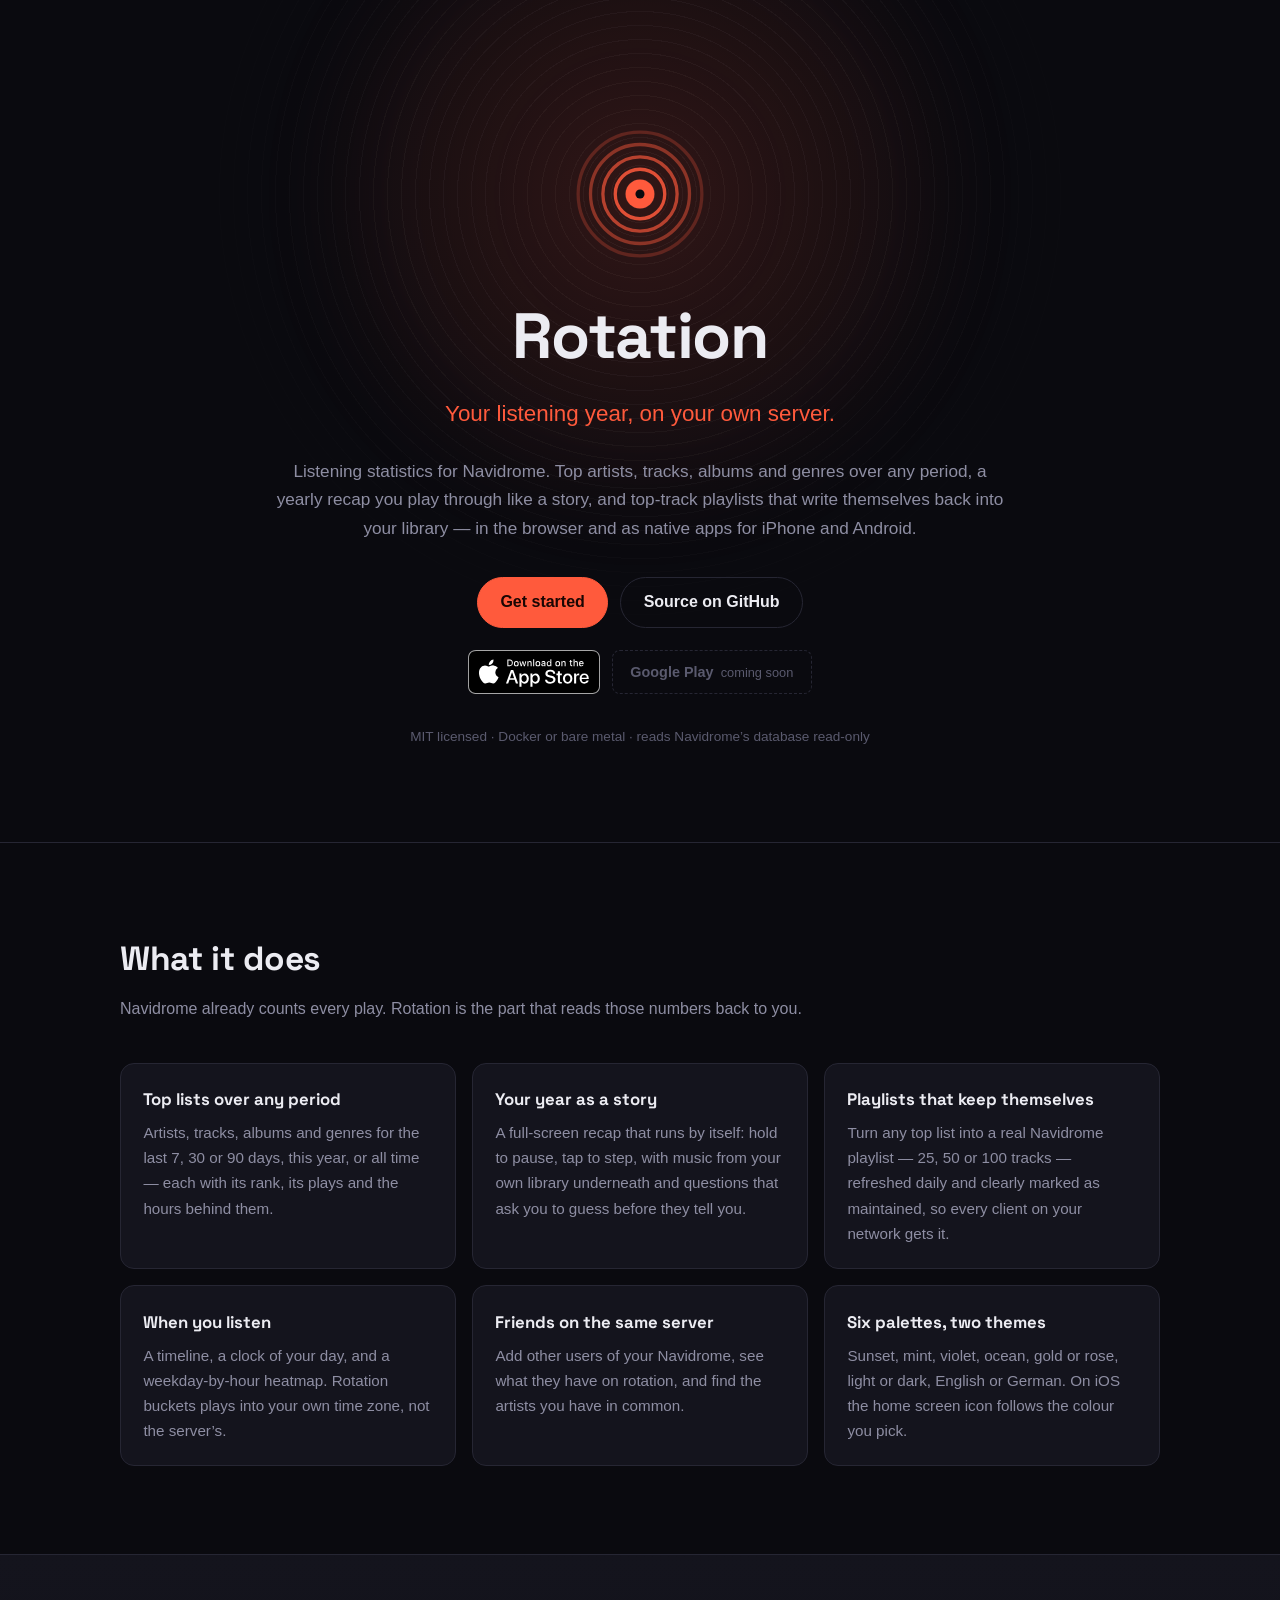
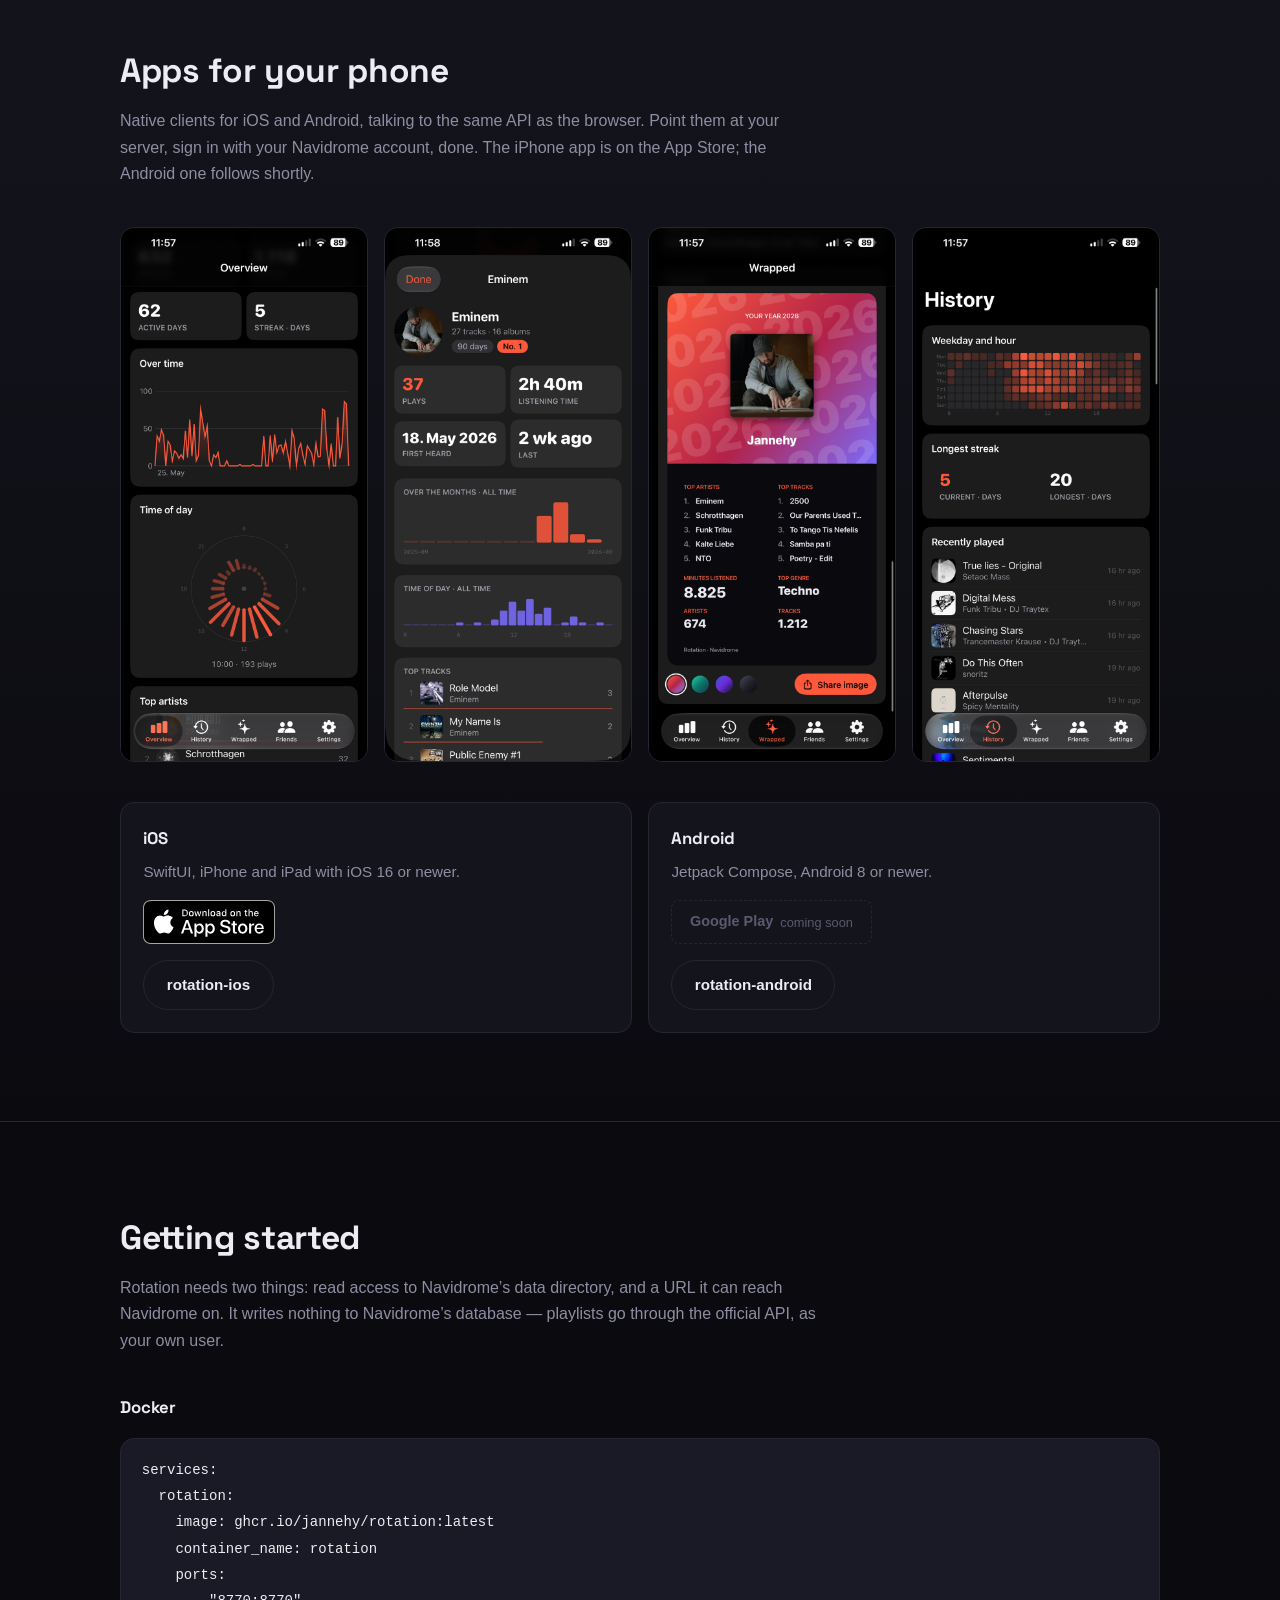
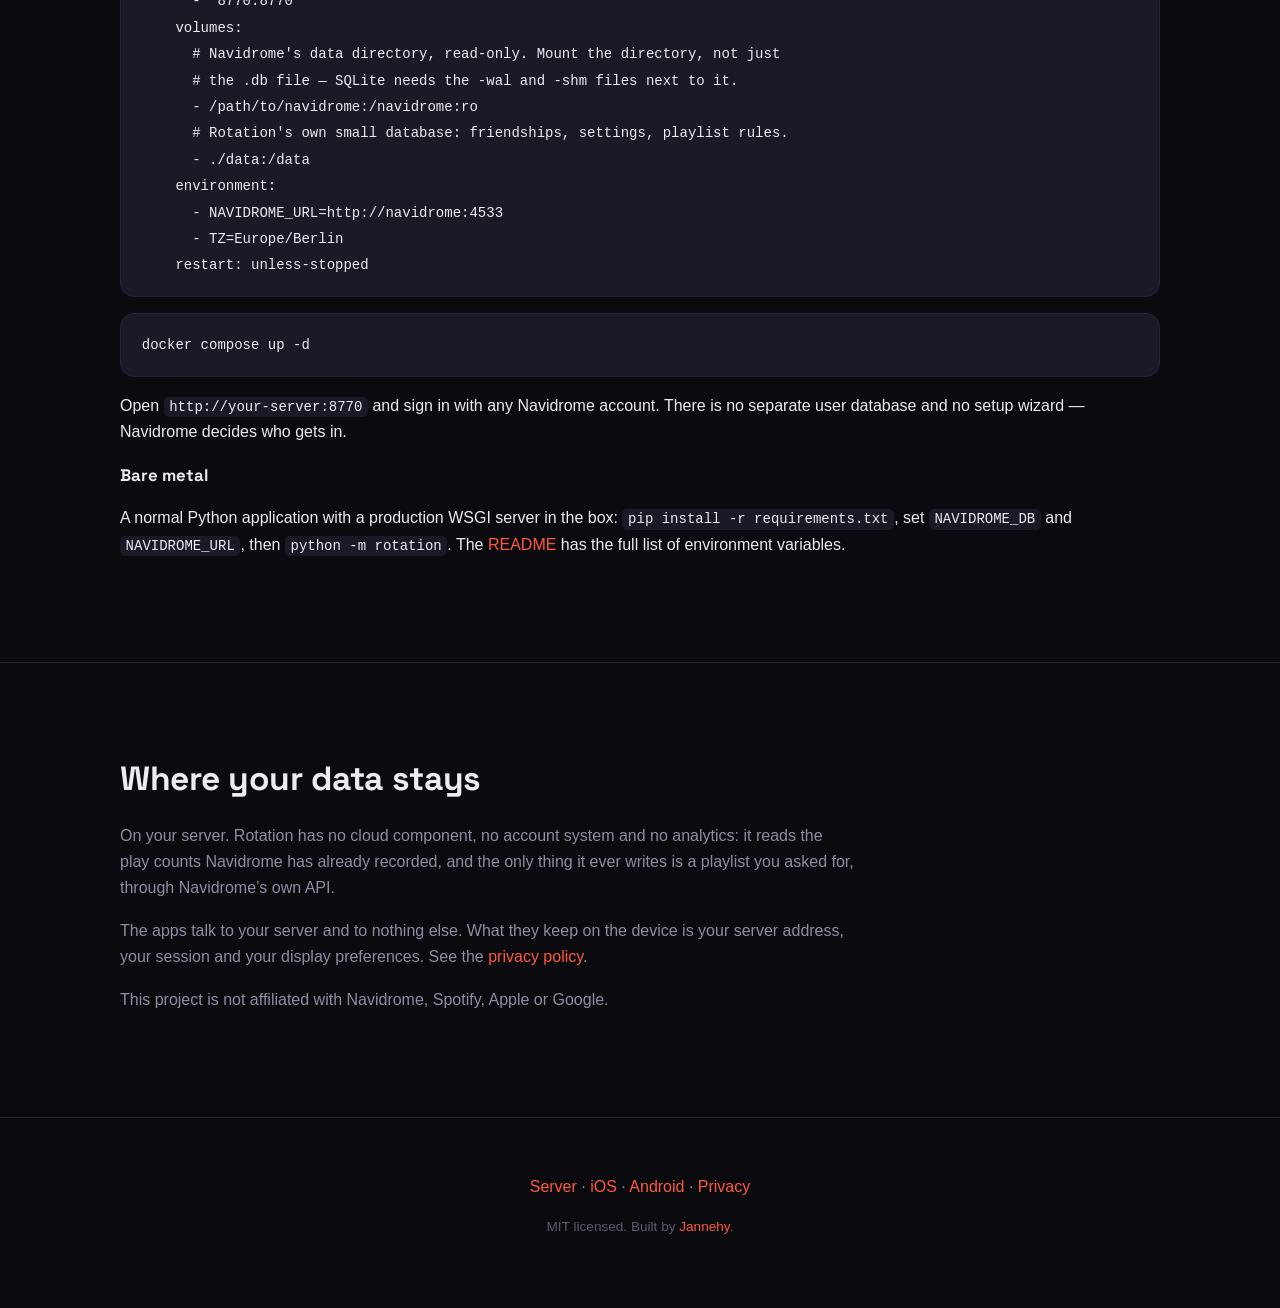
<file: index.html>
<!doctype html>
<html lang="en">
<head>
<meta charset="utf-8">
<meta name="viewport" content="width=device-width, initial-scale=1">
<title>Rotation — your listening year, on your own server</title>
<meta name="description" content="Self-hosted listening statistics for Navidrome: top artists, tracks and albums, a yearly recap you can play through, and top-track playlists written back into your library. Web, iOS and Android.">
<link rel="icon" href="assets/favicon.svg" type="image/svg+xml">
<link rel="apple-touch-icon" href="assets/icon.png">
<link rel="preconnect" href="https://fonts.googleapis.com">
<link rel="preconnect" href="https://fonts.gstatic.com" crossorigin>
<link rel="stylesheet" href="https://fonts.googleapis.com/css2?family=Space+Grotesk:wght@500;700&display=swap">
<link rel="stylesheet" href="style.css">
<meta property="og:title" content="Rotation">
<meta property="og:description" content="Your listening year, on your own server. Statistics and a yearly recap for Navidrome — web, iOS and Android.">
<meta property="og:type" content="website">
<meta property="og:url" content="https://rotationmusic.org/">
<meta property="og:image" content="https://rotationmusic.org/assets/icon.png">
</head>
<body>

<header class="hero">
  <div class="wrap">
    <div class="mark" aria-hidden="true">
      <svg viewBox="0 0 64 64">
        <g fill="none" stroke="currentColor" stroke-width="1.6">
          <circle cx="32" cy="32" r="30" opacity="0.25"/>
          <circle cx="32" cy="32" r="24" opacity="0.45"/>
          <circle cx="32" cy="32" r="18" opacity="0.65"/>
          <circle cx="32" cy="32" r="12" opacity="0.85"/>
        </g>
        <circle cx="32" cy="32" r="7" fill="currentColor"/>
        <circle cx="32" cy="32" r="2.2" fill="#0a0a0f"/>
      </svg>
    </div>
    <h1>Rotation</h1>
    <p class="tagline">Your listening year, on your own server.</p>
    <p class="lede">
      Listening statistics for Navidrome. Top artists, tracks, albums and genres
      over any period, a yearly recap you play through like a story, and
      top-track playlists that write themselves back into your library — in the
      browser and as native apps for iPhone and Android.
    </p>
    <p class="actions">
      <a class="button primary" href="#install">Get started</a>
      <a class="button" href="https://github.com/Jannehy/rotation">Source on GitHub</a>
    </p>
    <p class="stores">
      <a class="store" href="https://apps.apple.com/app/id6804433285">
        <img src="assets/app-store-badge-black.svg" width="120" height="40"
             alt="Download Rotation on the App Store">
      </a>
      <span class="store soon">Google Play <small>coming soon</small></span>
    </p>
    <p class="meta">MIT licensed · Docker or bare metal · reads Navidrome&rsquo;s database read-only</p>
  </div>
</header>

<main>

<section class="section">
  <div class="wrap">
    <h2>What it does</h2>
    <p class="section-lede">
      Navidrome already counts every play. Rotation is the part that reads those
      numbers back to you.
    </p>
    <div class="grid">
      <article>
        <h3>Top lists over any period</h3>
        <p>Artists, tracks, albums and genres for the last 7, 30 or 90 days, this
        year, or all time — each with its rank, its plays and the hours behind
        them.</p>
      </article>
      <article>
        <h3>Your year as a story</h3>
        <p>A full-screen recap that runs by itself: hold to pause, tap to step,
        with music from your own library underneath and questions that ask you to
        guess before they tell you.</p>
      </article>
      <article>
        <h3>Playlists that keep themselves</h3>
        <p>Turn any top list into a real Navidrome playlist — 25, 50 or 100
        tracks — refreshed daily and clearly marked as maintained, so every
        client on your network gets it.</p>
      </article>
      <article>
        <h3>When you listen</h3>
        <p>A timeline, a clock of your day, and a weekday-by-hour heatmap.
        Rotation buckets plays into your own time zone, not the server&rsquo;s.</p>
      </article>
      <article>
        <h3>Friends on the same server</h3>
        <p>Add other users of your Navidrome, see what they have on rotation, and
        find the artists you have in common.</p>
      </article>
      <article>
        <h3>Six palettes, two themes</h3>
        <p>Sunset, mint, violet, ocean, gold or rose, light or dark, English or
        German. On iOS the home screen icon follows the colour you pick.</p>
      </article>
    </div>
  </div>
</section>

<section class="section apps" id="apps">
  <div class="wrap">
    <h2>Apps for your phone</h2>
    <p class="section-lede">
      Native clients for iOS and Android, talking to the same API as the browser.
      Point them at your server, sign in with your Navidrome account, done. The
      iPhone app is on the App Store; the Android one follows shortly.
    </p>

    <div class="shots">
      <img src="assets/screenshots/01-overview.png" alt="The overview with top artists and tracks" loading="lazy">
      <img src="assets/screenshots/02-artist.png" alt="An artist page with its rank and plays" loading="lazy">
      <img src="assets/screenshots/03-wrapped.png" alt="The yearly recap card" loading="lazy">
      <img src="assets/screenshots/04-history.png" alt="The weekday and hour heatmap" loading="lazy">
    </div>

    <div class="grid two">
      <article>
        <h3>iOS</h3>
        <p>SwiftUI, iPhone and iPad with iOS 16 or newer.</p>
        <p class="stores start">
          <a class="store" href="https://apps.apple.com/app/id6804433285">
            <img src="assets/app-store-badge-black.svg" width="120" height="40"
                 alt="Download Rotation on the App Store">
          </a>
        </p>
        <p><a class="button" href="https://github.com/Jannehy/rotation-ios">rotation-ios</a></p>
      </article>
      <article>
        <h3>Android</h3>
        <p>Jetpack Compose, Android 8 or newer.</p>
        <p class="stores start">
          <span class="store soon">Google Play <small>coming soon</small></span>
        </p>
        <p><a class="button" href="https://github.com/Jannehy/rotation-android">rotation-android</a></p>
      </article>
    </div>
  </div>
</section>

<section class="section" id="install">
  <div class="wrap">
    <h2>Getting started</h2>
    <p class="section-lede">
      Rotation needs two things: read access to Navidrome&rsquo;s data directory,
      and a URL it can reach Navidrome on. It writes nothing to Navidrome&rsquo;s
      database — playlists go through the official API, as your own user.
    </p>

    <h3>Docker</h3>
<pre><code>services:
  rotation:
    image: ghcr.io/jannehy/rotation:latest
    container_name: rotation
    ports:
      - "8770:8770"
    volumes:
      # Navidrome's data directory, read-only. Mount the directory, not just
      # the .db file — SQLite needs the -wal and -shm files next to it.
      - /path/to/navidrome:/navidrome:ro
      # Rotation's own small database: friendships, settings, playlist rules.
      - ./data:/data
    environment:
      - NAVIDROME_URL=http://navidrome:4533
      - TZ=Europe/Berlin
    restart: unless-stopped</code></pre>
    <pre><code>docker compose up -d</code></pre>
    <p>Open <code>http://your-server:8770</code> and sign in with any Navidrome
    account. There is no separate user database and no setup wizard — Navidrome
    decides who gets in.</p>

    <h3>Bare metal</h3>
    <p>A normal Python application with a production WSGI server in the box:
    <code>pip install -r requirements.txt</code>, set <code>NAVIDROME_DB</code>
    and <code>NAVIDROME_URL</code>, then <code>python -m rotation</code>. The
    <a href="https://github.com/Jannehy/rotation#bare-metal">README</a> has the
    full list of environment variables.</p>
  </div>
</section>

<section class="section legal">
  <div class="wrap">
    <h2>Where your data stays</h2>
    <p>On your server. Rotation has no cloud component, no account system and no
    analytics: it reads the play counts Navidrome has already recorded, and the
    only thing it ever writes is a playlist you asked for, through Navidrome&rsquo;s
    own API.</p>
    <p>The apps talk to your server and to nothing else. What they keep on the
    device is your server address, your session and your display preferences.
    See the <a href="privacy.html">privacy policy</a>.</p>
    <p>This project is not affiliated with Navidrome, Spotify, Apple or Google.</p>
  </div>
</section>

</main>

<footer>
  <div class="wrap">
    <p>
      <a href="https://github.com/Jannehy/rotation">Server</a> ·
      <a href="https://github.com/Jannehy/rotation-ios">iOS</a> ·
      <a href="https://github.com/Jannehy/rotation-android">Android</a> ·
      <a href="privacy.html">Privacy</a>
    </p>
    <p class="small">MIT licensed. Built by <a href="https://github.com/Jannehy">Jannehy</a>.</p>
  </div>
</footer>

</body>
</html>
</file>
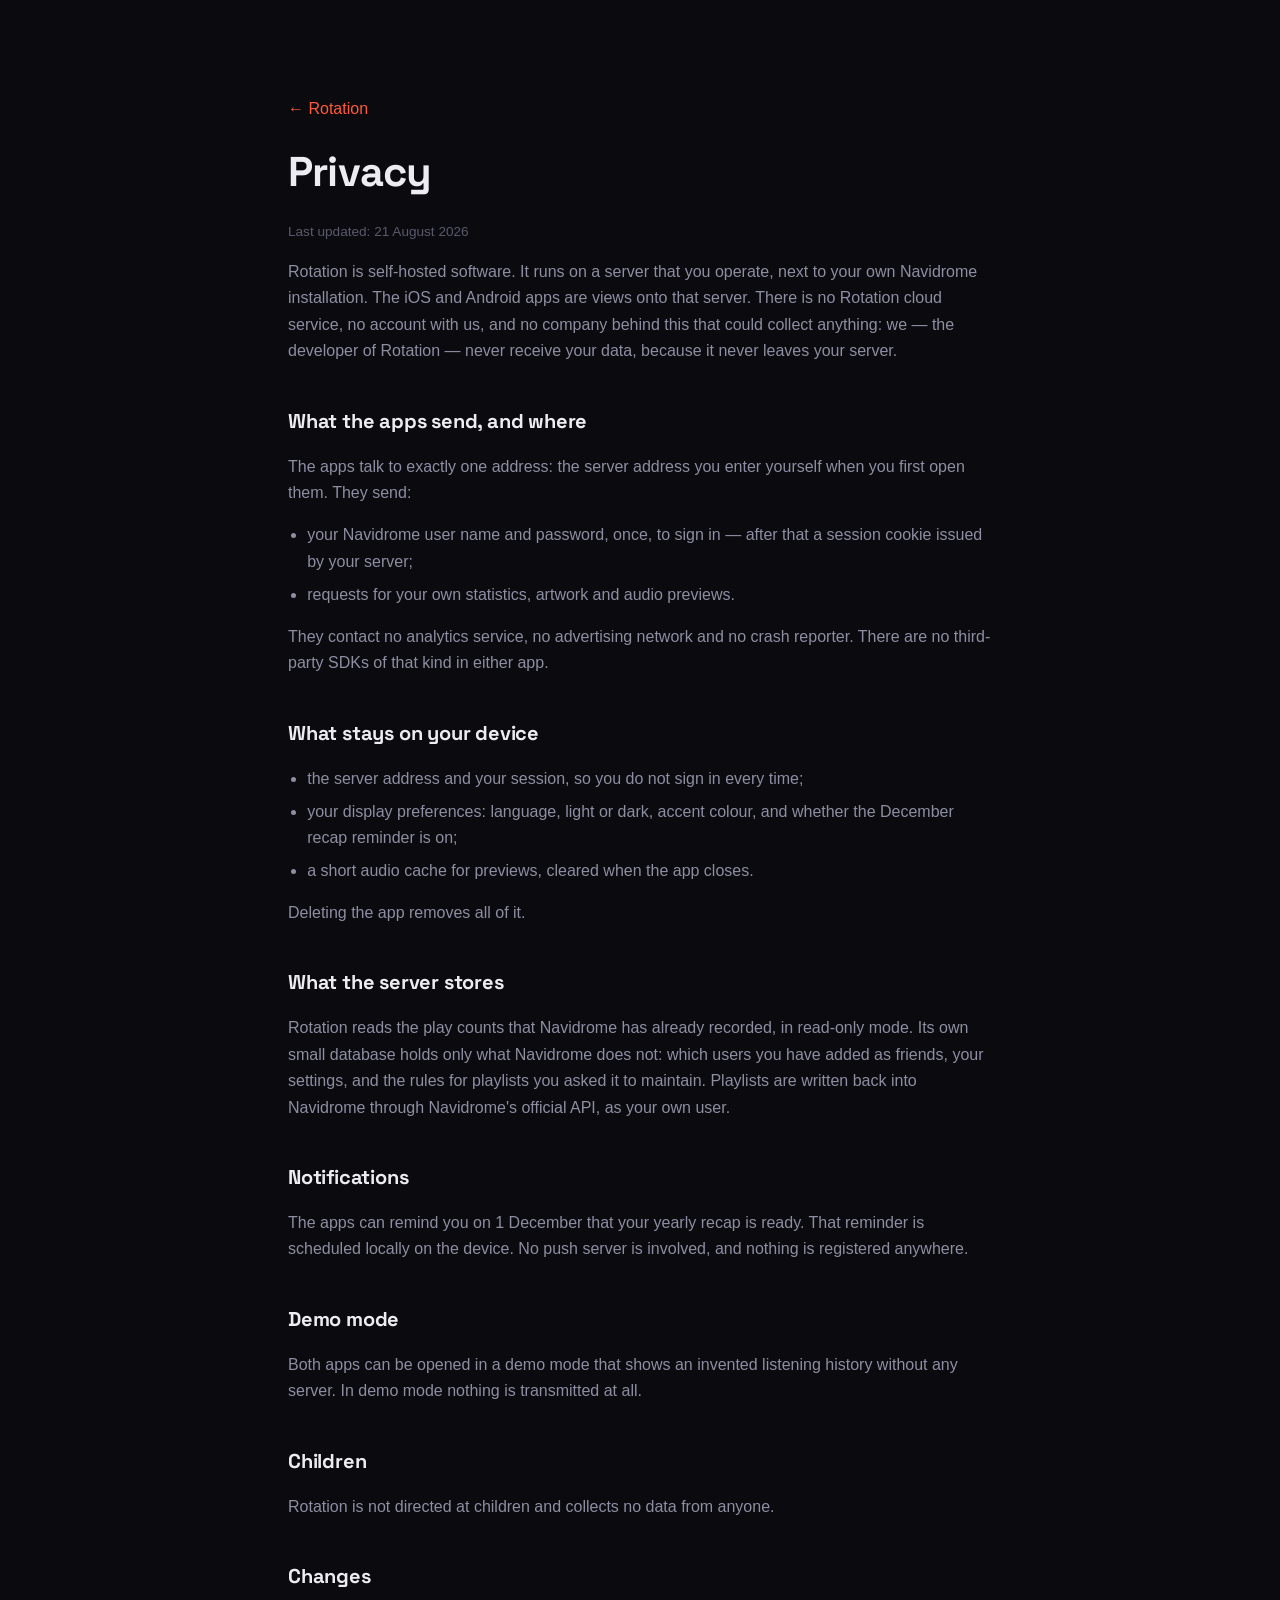
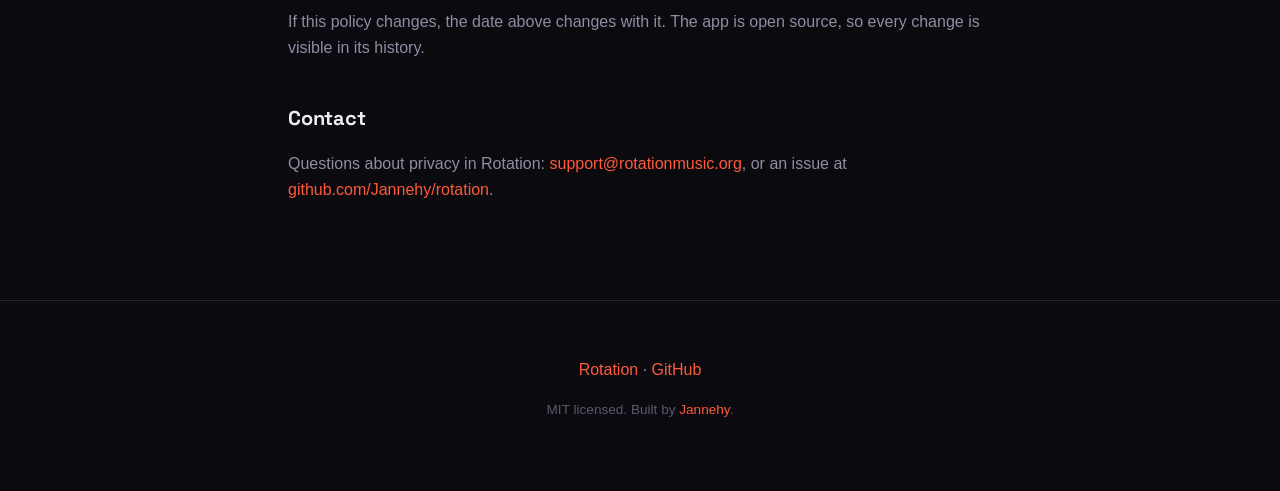
<file: privacy.html>
<!doctype html>
<html lang="en">
<head>
<meta charset="utf-8">
<meta name="viewport" content="width=device-width, initial-scale=1">
<title>Privacy — Rotation</title>
<meta name="description" content="Rotation's privacy policy: what the apps store, what they send, and to whom.">
<link rel="icon" href="assets/favicon.svg" type="image/svg+xml">
<link rel="preconnect" href="https://fonts.googleapis.com">
<link rel="preconnect" href="https://fonts.gstatic.com" crossorigin>
<link rel="stylesheet" href="https://fonts.googleapis.com/css2?family=Space+Grotesk:wght@500;700&display=swap">
<link rel="stylesheet" href="style.css">
</head>
<body>

<section class="policy">
  <div class="wrap">
    <p><a href="./">&larr; Rotation</a></p>
    <h1>Privacy</h1>
    <p class="updated">Last updated: 21 August 2026</p>

    <p>Rotation is self-hosted software. It runs on a server that you operate,
    next to your own Navidrome installation. The iOS and Android apps are views
    onto that server. There is no Rotation cloud service, no account with us, and
    no company behind this that could collect anything: we — the developer of
    Rotation — never receive your data, because it never leaves your server.</p>

    <h2>What the apps send, and where</h2>
    <p>The apps talk to exactly one address: the server address you enter
    yourself when you first open them. They send:</p>
    <ul>
      <li>your Navidrome user name and password, once, to sign in — after that a
      session cookie issued by your server;</li>
      <li>requests for your own statistics, artwork and audio previews.</li>
    </ul>
    <p>They contact no analytics service, no advertising network and no crash
    reporter. There are no third-party SDKs of that kind in either app.</p>

    <h2>What stays on your device</h2>
    <ul>
      <li>the server address and your session, so you do not sign in every time;</li>
      <li>your display preferences: language, light or dark, accent colour, and
      whether the December recap reminder is on;</li>
      <li>a short audio cache for previews, cleared when the app closes.</li>
    </ul>
    <p>Deleting the app removes all of it.</p>

    <h2>What the server stores</h2>
    <p>Rotation reads the play counts that Navidrome has already recorded, in
    read-only mode. Its own small database holds only what Navidrome does not:
    which users you have added as friends, your settings, and the rules for
    playlists you asked it to maintain. Playlists are written back into Navidrome
    through Navidrome's official API, as your own user.</p>

    <h2>Notifications</h2>
    <p>The apps can remind you on 1 December that your yearly recap is ready.
    That reminder is scheduled locally on the device. No push server is involved,
    and nothing is registered anywhere.</p>

    <h2>Demo mode</h2>
    <p>Both apps can be opened in a demo mode that shows an invented listening
    history without any server. In demo mode nothing is transmitted at all.</p>

    <h2>Children</h2>
    <p>Rotation is not directed at children and collects no data from anyone.</p>

    <h2>Changes</h2>
    <p>If this policy changes, the date above changes with it. The app is open
    source, so every change is visible in its history.</p>

    <h2>Contact</h2>
    <p>Questions about privacy in Rotation: <a href="mailto:support@rotationmusic.org">support@rotationmusic.org</a>,
    or an issue at <a href="https://github.com/Jannehy/rotation">github.com/Jannehy/rotation</a>.</p>
  </div>
</section>

<footer>
  <div class="wrap">
    <p><a href="./">Rotation</a> · <a href="https://github.com/Jannehy/rotation">GitHub</a></p>
    <p class="small">MIT licensed. Built by <a href="https://github.com/Jannehy">Jannehy</a>.</p>
  </div>
</footer>

</body>
</html>
</file>
<file: style.css>
/* Rotation — the palette is the app's own default accent, sunset on near
   black. The app itself carries six of them; a page can only wear one. */
:root {
  --bg:        #0a0a0f;
  --surface:   #14141d;
  --surface-2: #1a1a26;
  --line:      #262633;
  --ink:       #ececf2;
  --ink-dim:   #8e8ea3;
  --ink-faint: #5a5a6e;
  --accent:    #ff5a3c;
  --accent-ink:#1a0603;
  --radius:    14px;
  --wrap:      1040px;
  /* Space Grotesk for the headings: the numbers are the point of this page,
     and it draws figures that are easy to read at a glance. */
  --display:   "Space Grotesk", "Avenir Next", "Segoe UI", system-ui, sans-serif;
}

*, *::before, *::after { box-sizing: border-box; }

body {
  margin: 0;
  background: var(--bg);
  color: var(--ink);
  font: 16px/1.65 -apple-system, BlinkMacSystemFont, "Segoe UI", Roboto,
        "Helvetica Neue", Arial, sans-serif;
  -webkit-font-smoothing: antialiased;
}

.wrap { width: min(var(--wrap), calc(100% - 3rem)); margin-inline: auto; }

a { color: var(--accent); text-decoration: none; }
a:hover { text-decoration: underline; }

/* ---------------------------------------------------------------- hero */

.hero {
  position: relative;
  padding: clamp(4rem, 12vw, 8rem) 0 clamp(3rem, 8vw, 5rem);
  text-align: center;
  overflow: hidden;
}

.hero .wrap { position: relative; }

.mark {
  position: relative;
  color: var(--accent);
  width: clamp(96px, 18vw, 132px);
  margin: 0 auto 1.5rem;
}

/* Concentric rings behind the mark, as if the record kept going past the
   edge of the page. They hang off the mark, not off the hero: sized against
   the hero they drifted away from the logo as soon as the headline or the
   paragraph below wrapped to a different number of lines. The negative
   z-index puts them behind the text; that works as long as .hero stays
   without a background of its own. */
.mark::before {
  content: "";
  position: absolute;
  z-index: -1;
  top: 50%;
  left: 50%;
  width: min(940px, 130vw);
  aspect-ratio: 1;
  transform: translate(-50%, -50%);
  background:
    radial-gradient(circle, rgba(255, 90, 60, 0.16), transparent 58%),
    repeating-radial-gradient(circle, rgba(255, 255, 255, 0.035) 0 1px,
                              transparent 1px 14px);
  -webkit-mask-image: radial-gradient(circle, #000 35%, transparent 70%);
          mask-image: radial-gradient(circle, #000 35%, transparent 70%);
  pointer-events: none;
}
.mark svg { width: 100%; height: auto; display: block; }

h1 {
  margin: 0;
  font-family: var(--display);
  font-size: clamp(2.6rem, 8vw, 4rem);
  font-weight: 700;
  letter-spacing: -0.02em;
}

.tagline {
  margin: 0.4rem 0 0;
  font-size: clamp(1.1rem, 3vw, 1.4rem);
  color: var(--accent);
}

.lede {
  max-width: 46rem;
  margin: 1.5rem auto 0;
  font-size: 1.075rem;
  color: var(--ink-dim);
}

.actions { margin: 2.2rem 0 0; display: flex; gap: 0.75rem; justify-content: center; flex-wrap: wrap; }

.button {
  display: inline-block;
  padding: 0.7rem 1.4rem;
  border: 1px solid var(--line);
  border-radius: 999px;
  color: var(--ink);
  font-weight: 600;
  transition: border-color 0.15s, transform 0.15s;
}
.button:hover { border-color: var(--accent); text-decoration: none; transform: translateY(-1px); }
.button:focus-visible, a:focus-visible { outline: 2px solid var(--accent); outline-offset: 3px; }
.button.primary { background: var(--accent); border-color: var(--accent); color: var(--accent-ink); }
.button.primary:hover { filter: brightness(1.08); }

/* Store badges. Apple's artwork is fixed in shape and colour, so the "soon"
   placeholder next to it only borrows its height and radius instead of
   imitating it - a fake badge would read as a working link. */
.stores {
  margin: 1.4rem 0 0;
  display: flex;
  gap: 0.75rem;
  justify-content: center;
  align-items: center;
  flex-wrap: wrap;
}
.stores.start { justify-content: flex-start; margin-top: 1rem; }

.store { display: inline-flex; align-items: center; }
.store img { display: block; height: 44px; width: auto; }
a.store { transition: transform 0.15s, opacity 0.15s; }
a.store:hover { transform: translateY(-1px); opacity: 0.85; text-decoration: none; }

.store.soon {
  height: 44px;
  padding: 0 1.1rem;
  border: 1px dashed var(--line);
  border-radius: 8px;
  color: var(--ink-faint);
  font-size: 0.9rem;
  font-weight: 600;
  gap: 0.45rem;
}
.store.soon small { font-weight: 400; font-size: 0.8rem; }

.meta { margin-top: 2rem; font-size: 0.85rem; color: var(--ink-faint); }

/* ------------------------------------------------------------ sections */

.section { padding: clamp(3rem, 8vw, 5.5rem) 0; border-top: 1px solid var(--line); }

h2 {
  margin: 0 0 0.6rem;
  font-family: var(--display);
  text-wrap: balance;
  font-size: clamp(1.6rem, 4vw, 2.1rem);
  letter-spacing: -0.01em;
}

.section-lede { margin: 0 0 2.5rem; max-width: 44rem; color: var(--ink-dim); }

h3 { margin: 0 0 0.4rem; font-size: 1.05rem; font-family: var(--display); }

.grid {
  display: grid;
  gap: 1rem;
  grid-template-columns: repeat(auto-fit, minmax(260px, 1fr));
  margin-top: 2rem;
}
.grid.two { grid-template-columns: repeat(auto-fit, minmax(300px, 1fr)); }

.grid article {
  padding: 1.4rem;
  background: var(--surface);
  border: 1px solid var(--line);
  border-radius: var(--radius);
}
.grid article p { margin: 0; color: var(--ink-dim); font-size: 0.95rem; }
.grid article p + p { margin-top: 1rem; }

/* The apps section carries the phones, so it gets its own quiet ground to sit
   the screenshots on rather than floating them over the page background. */
.apps { background: linear-gradient(180deg, var(--surface) 0%, var(--bg) 100%); }

/* ---------------------------------------------------------- screenshots */

.shots {
  display: grid;
  grid-auto-flow: column;
  grid-auto-columns: minmax(200px, 1fr);
  gap: 1rem;
  overflow-x: auto;
  padding-bottom: 0.5rem;
  scroll-snap-type: x mandatory;
}
.shots img {
  width: 100%;
  height: auto;
  border-radius: var(--radius);
  border: 1px solid var(--line);
  scroll-snap-align: start;
}

/* ------------------------------------------------------------- code */

pre {
  margin: 1rem 0;
  padding: 1.1rem 1.3rem;
  background: var(--surface-2);
  border: 1px solid var(--line);
  border-radius: var(--radius);
  overflow-x: auto;
}
code {
  font-family: ui-monospace, SFMono-Regular, "SF Mono", Menlo, Consolas, monospace;
  font-size: 0.875rem;
}
p code {
  padding: 0.15em 0.4em;
  background: var(--surface-2);
  border-radius: 5px;
  color: var(--ink);
}

.legal p { color: var(--ink-dim); max-width: 46rem; }

/* ------------------------------------------------------- policy page */

.policy { padding: clamp(3rem, 8vw, 5rem) 0; }
.policy .wrap { max-width: 44rem; }
.policy h1 { font-size: clamp(2rem, 5vw, 2.6rem); }
.policy h2 { margin-top: 2.5rem; font-size: 1.25rem; }
.policy p, .policy li { color: var(--ink-dim); }
.policy ul { padding-left: 1.2rem; }
.policy li { margin-bottom: 0.4rem; }
.policy .updated { color: var(--ink-faint); font-size: 0.85rem; }

/* ----------------------------------------------------------- footer */

footer {
  padding: 2.5rem 0 3.5rem;
  border-top: 1px solid var(--line);
  text-align: center;
  color: var(--ink-dim);
}
footer .small { font-size: 0.85rem; color: var(--ink-faint); }

@media (max-width: 640px) {
  .shots { grid-auto-columns: minmax(160px, 70%); }
}

@media (prefers-reduced-motion: reduce) {
  .button, a.store { transition: none; }
}
</file>
